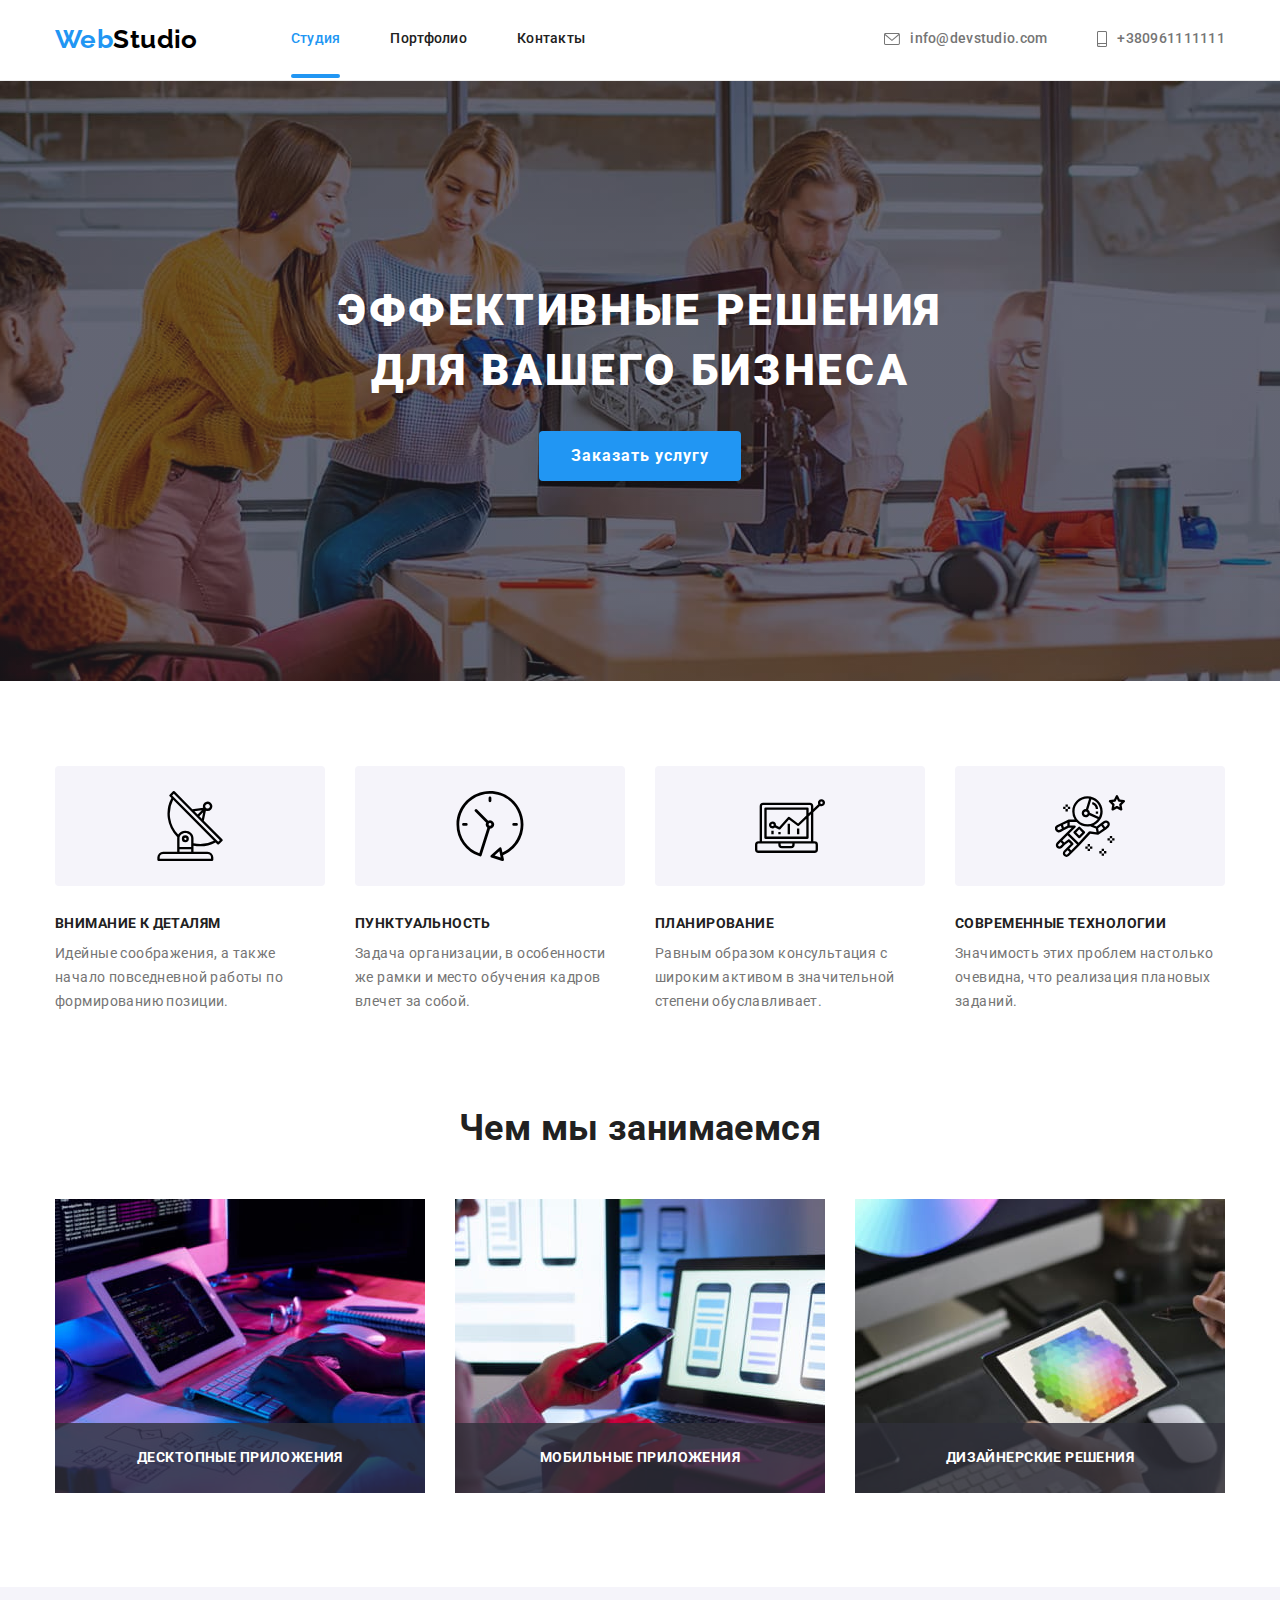
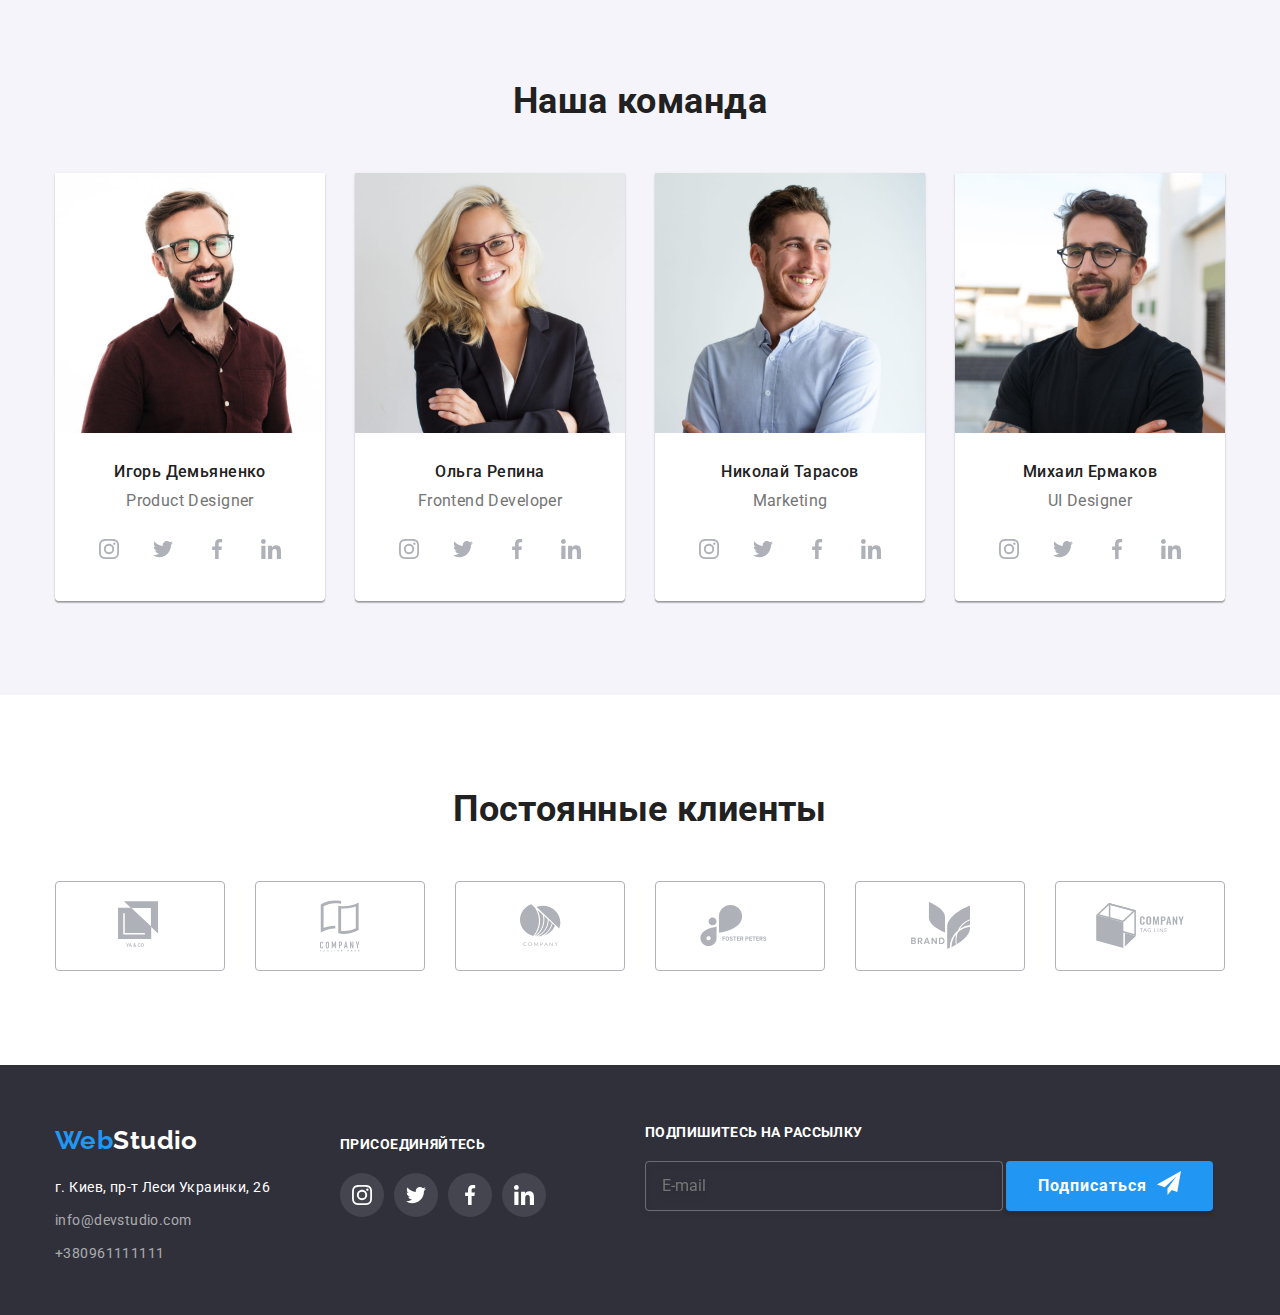
<file: index.html>
<!DOCTYPE html>
<html lang="ru">

<head>
    <meta charset="UTF-8">
    <meta http-equiv="X-UA-Compatible" content="IE=edge">
    <meta name="viewport" content="width=device-width, initial-scale=1.0">
    <title>WebStudio</title>
    <link
        href="https://fonts.googleapis.com/css2?family=Raleway:wght@700&family=Roboto:wght@400;500;700;900&display=swap"
        rel="stylesheet">
    <link rel="stylesheet"
        href="https://cdnjs.cloudflare.com/ajax/libs/modern-normalize/0.2.0/modern-normalize.min.css">
    <link rel="stylesheet" href="./css/styles.min.css"/>
</head>

<body class="page">
    <header class="header">
        <div class="container header__container">
            <nav class="header__nav ">
                <a href="./index.html" class="logo header__logo list"><span class="logo__color">Web</span>Studio</a>
                <ul class="list-menu list">
                    <li class="menu__item"><a href="./index.html" class="link menu__link current list">Студия</a></li>
                    <li class="menu__item"><a href="./portfolio.html" class="link menu__link list">Портфолио</a></li>
                    <li class="menu__item"><a href="#contacts" class="link menu__link list">Контакты</a></li>
                </ul>
            </nav>
            <ul class="auth-nav list">
                <li class="menu__item"><a href="mailto:info@devstudio.com" aria-label="Почта" class="link__contacts list">
                        <svg class="link-contacts-icon" width="16" height="12">
                            <use href="./images/icons.svg#icon-envelope"></use>
                        </svg>info@devstudio.com
                    </a>
                </li>
                <li class="item"><a href="tel:+380961111111" aria-label="Телефон" class="link__contacts list">
                        <svg class="link-contacts-icon" width="10" height="16">
                            <use href="./images/icons.svg#icon-smartphone"></use>
                        </svg>+380961111111</a></li>
            </ul>
        </div>
    </header>
    <main>
        <section class="hero overlay">
            <div class="container">
                <div class="hero__center">
                    <h1 class="hero__title">Эффективные решения для вашего бизнеса</h1>
                </div>
                <button type="button" class="hero-button" data-modal-open>Заказать услугу</button>
            </div>
            
        </section>
        <section class="section description">
            <div class="container">
                <h2 class="visually-hidden">Чем мы занимаемся описание</h2>
                <ul class="description__list list">
                    <li class="description__item">
                        <div class="description__item-box">
                            <svg width="70" height="70">
                                <use href="./images/icons.svg#icon-antenna"></use>
                            </svg>
                        </div>
                        <h3 class="description__title">Внимание к деталям</h3>
                        <p class="description__text">Идейные соображения, а также начало повседневной работы по формированию позиции.
                        </p>
                    </li>
                    <li class="description__item">
                        <div class="description__item-box">
                            <svg width="70" height="70">
                                <use href="./images/icons.svg#icon-clock"></use>
                            </svg>
                        </div>
                        <h3 class="description__title">Пунктуальность</h3>
                        <p class="description__text">Задача организации, в особенности же рамки и место обучения кадров влечет за
                            собой.
                        </p>
                    </li>
                    <li class="description__item">
                        <div class="description__item-box">
                            <svg width="70" height="70">
                                <use href="./images/icons.svg#icon-diagram"></use>
                            </svg>
                        </div>
                        <h3 class="description__title">Планирование</h3>
                        <p class="description__text">Равным образом консультация с широким активом в значительной степени
                            обуславливает.
                        </p>
                    </li>
                    <li class="description__item">
                        <div class="description__item-box">
                            <svg width="70" height="70">
                                <use href="./images/icons.svg#icon-astronaut"></use>
                            </svg>
                        </div>
                        <h3 class="description__title">Современные технологии</h3>
                        <p class="description__text">Значимость этих проблем настолько очевидна, что реализация плановых заданий.</p>
                    </li>
                </ul>
            </div>
        </section>
        <section class="section jobs">
            <div class="container">
                <h2 class="section__title">Чем мы занимаемся</h2>
                <ul class="section-jobs__list list">
                    <li class="section-jobs__item section-jobs__item--foto-thumb"><img src="./images/img1.jpg" alt="Сотрудник пишет код." width="370">
                    <p class="section-jobs__text">Десктопные приложения</p>
                      
                    </li>
                    <li class="section-jobs__item section-jobs__item--foto-thumb"><img src="./images/img2.jpg" alt="Сотрудник разрабатывает адаптивну верстку" width="370">
                        <p class="section-jobs__text">Мобильные приложения</p>
                      
                    </li>
                    <li class="section-jobs__item section-jobs__item--foto-thumb"><img src="./images/img3.jpg" alt="Сотрудник разрабатывает дизайн" width="370">  
                        <p class="section-jobs__text">Дизайнерские решения</p>
                    </li>
                </ul>
            </div>
        </section>
        <section class="section team">
            <div class="container">
                <h2 class="section__title">Наша команда</h2>
                <ul class="team__list list">
                    <li class="team__item">
                        <img src="./images/team/img4.jpg" alt="На фото Игорь Демьяненко" width="270" class="team_foto">
                        <div class="team__card-box">
                            <h3 class="team__card-title">Игорь Демьяненко</h3>
                            <p class="team-card-text">Product Designer</p>
                            <ul class="social-list list">
                                <li class="social-list__item ">
                                    <a href="" class="social-list__link" aria-label="Инстаграмм" target="_blank"
                                        rel="noopener noreferrer">
                                        <svg class="social-list__icon" width="20" height="20">
                                            <use href="./images/icons.svg#icon-instagram"></use>
                                        </svg>
                                    </a>
                                </li>
                                <li class="social-list__item">
                                    <a href="" class="social-list__link" aria-label="Твиттер" target="_blank"
                                        rel="noopener noreferrer">
                                        <svg class="social-list__icon" width="20" height="20">
                                            <use href="./images/icons.svg#icon-twitter"></use>
                                        </svg>
                                    </a>
                                </li>
                                <li class="social-list__item">
                                    <a href="" class="social-list__link" aria-label="Фейсбук" target="_blank"
                                        rel="noopener noreferrer">
                                        <svg class="social-list__icon" width="20" height="20">
                                            <use href="./images/icons.svg#icon-facebook"></use>
                                        </svg>
                                    </a>
                                </li>
                                <li class="social-list__item">
                                    <a href="" class="social-list__link" aria-label="Линкедин" target="_blank"
                                        rel="noopener noreferrer">
                                        <svg class="social-list__icon" width="20" height="20">
                                            <use href="./images/icons.svg#icon-linkedin"></use>
                                        </svg>
                                    </a>
                                </li>
                            </ul>
                        </div>
                    </li>
                    <li class="team__item">
                        <img src="./images/team/img5.jpg" alt="На фото Ольга Репина" width="270" class="team_foto">
                        <div class="team__card-box">
                            <h3 class="team__card-title">Ольга Репина</h3>
                            <p class="team-card-text">Frontend Developer</p>
                            <ul class="social-list list">
                                <li class="social-list__item ">
                                    <a href="" class="social-list__link" aria-label="Инстаграмм" target="_blank"
                                        rel="noopener noreferrer">
                                        <svg class="social-list__icon" width="20" height="20">
                                            <use href="./images/icons.svg#icon-instagram"></use>
                                        </svg>
                                    </a>
                                </li>
                                <li class="social-list__item">
                                    <a href="" class="social-list__link" aria-label="Твиттер" target="_blank"
                                        rel="noopener noreferrer">
                                        <svg class="social-list__icon" width="20" height="20">
                                            <use href="./images/icons.svg#icon-twitter"></use>
                                        </svg>
                                    </a>
                                </li>
                                <li class="social-list__item">
                                    <a href="" class="social-list__link" aria-label="Фейсбук" target="_blank"
                                        rel="noopener noreferrer">
                                        <svg class="social-list__icon" width="20" height="20">
                                            <use href="./images/icons.svg#icon-facebook"></use>
                                        </svg>
                                    </a>
                                </li>
                                <li class="social-list__item">
                                    <a href="" class="social-list__link" aria-label="Линкедин" target="_blank"
                                        rel="noopener noreferrer">
                                        <svg class="social-list__icon" width="20" height="20">
                                            <use href="./images/icons.svg#icon-linkedin"></use>
                                        </svg>
                                    </a>
                                </li>
                            </ul>
                        </div>
                    </li>
                    <li class="team__item">
                        <img src="./images/team/img6.jpg" alt="На фото Николай Тарасов" width="270" class="team_foto">
                        <div class="team__card-box">
                            <h3 class="team__card-title">Николай Тарасов</h3>
                            <p class="team-card-text">Marketing</p>
                            <ul class="social-list list">
                                <li class="social-list__item ">
                                    <a href="" class="social-list__link" aria-label="Инстаграмм" target="_blank"
                                        rel="noopener noreferrer">
                                        <svg class="social-list__icon" width="20" height="20">
                                            <use href="./images/icons.svg#icon-instagram"></use>
                                        </svg>
                                    </a>
                                </li>
                                <li class="social-list__item">
                                    <a href="" class="social-list__link" aria-label="Твиттер" target="_blank"
                                        rel="noopener noreferrer">
                                        <svg class="social-list__icon" width="20" height="20">
                                            <use href="./images/icons.svg#icon-twitter"></use>
                                        </svg>
                                    </a>
                                </li>
                                <li class="social-list__item">
                                    <a href="" class="social-list__link" aria-label="Фейсбук" target="_blank"
                                        rel="noopener noreferrer">
                                        <svg class="social-list__icon" width="20" height="20">
                                            <use href="./images/icons.svg#icon-facebook"></use>
                                        </svg>
                                    </a>
                                </li>
                                <li class="social-list__item">
                                    <a href="" class="social-list__link" aria-label="Линкедин" target="_blank"
                                        rel="noopener noreferrer">
                                        <svg class="social-list__icon" width="20" height="20">
                                            <use href="./images/icons.svg#icon-linkedin"></use>
                                        </svg>
                                    </a>
                                </li>
                            </ul>
                        </div>
                    </li>
                    <li class="team__item">
                        <img src="./images/team/img7.jpg" alt="На фото Михаил Ермаков" width="270" class="team_foto">
                        <div class="team__card-box">
                            <h3 class="team__card-title">Михаил Ермаков</h3>
                            <p class="team-card-text">UI Designer</p>
                            <ul class="social-list list">
                                <li class="social-list__item ">
                                    <a href="" class="social-list__link" aria-label="Инстаграмм" target="_blank"
                                        rel="noopener noreferrer">
                                        <svg class="social-list__icon" width="20" height="20">
                                            <use href="./images/icons.svg#icon-instagram"></use>
                                        </svg>
                                    </a>
                                </li>
                                <li class="social-list__item">
                                    <a href="" class="social-list__link" aria-label="Твиттер" target="_blank"
                                        rel="noopener noreferrer">
                                        <svg class="social-list__icon" width="20" height="20">
                                            <use href="./images/icons.svg#icon-twitter"></use>
                                        </svg>
                                    </a>
                                </li>
                                <li class="social-list__item">
                                    <a href="" class="social-list__link" aria-label="Фейсбук" target="_blank"
                                        rel="noopener noreferrer">
                                        <svg class="social-list__icon" width="20" height="20">
                                            <use href="./images/icons.svg#icon-facebook"></use>
                                        </svg>
                                    </a>
                                </li>
                                <li class="social-list__item">
                                    <a href="" class="social-list__link" aria-label="Линкедин" target="_blank"
                                        rel="noopener noreferrer">
                                        <svg class="social-list__icon" width="20" height="20">
                                            <use href="./images/icons.svg#icon-linkedin"></use>
                                        </svg>
                                    </a>
                                </li>
                            </ul>
                        </div>
                    </li>
                </ul>
            </div>
        </section>
        <section class="section clients">
            <div class="container">
                <h2 class="clients__titel">Постоянные клиенты</h2>
                <ul class="clients-list list">
                    <li class="clients-list__item">
                        <a href="" class="clients-list__link" aria-label="Логотип компании" target="_blank"
                            rel="noopener noreferrer">
                            <svg class="clients-list__icon" width="44.27" height="49.23">
                                <use href="./images/icons.svg#icon-logo-1"></use>
                            </svg>
                        </a>
                    </li>
                    <li class="clients-list__item">
                        <a href="" class="clients-list__link" aria-label="Логотип компании" target="_blank"
                            rel="noopener noreferrer">
                            <svg class="clients-list__icon" width="40" height="52">
                                <use href="./images/icons.svg#icon-logo-2"></use>
                            </svg>
                        </a>
                    </li>
                    <li class="clients-list__item">
                        <a href="" class="clients-list__link" aria-label="Логотип компании" target="_blank"
                            rel="noopener noreferrer">
                            <svg class="clients-list__icon" width="41" height="42.6">
                                <use href="./images/icons.svg#icon-logo-3"></use>
                            </svg>
                        </a>
                    </li>
                    <li class="clients-list__item">
                        <a href="" class="clients-list__link" aria-label="Логотип компании" target="_blank"
                            rel="noopener noreferrer">
                            <svg class="clients-list__icon" width="79.66" height="42.02">
                                <use href="./images/icons.svg#icon-logo-4"></use>
                            </svg>
                        </a>
                    </li>
                    <li class="clients-list__item">
                        <a href="" class="clients-list__link" aria-label="Логотип компании" target="_blank"
                            rel="noopener noreferrer">
                            <svg class="clients-list__icon" width="59" height="47">
                                <use href="./images/icons.svg#icon-logo-5"></use>
                            </svg>
                        </a>
                    </li>
                    <li class="clients-list__item">
                        <a href="" class="clients-list__link" aria-label="Логотип компании" target="_blank"
                            rel="noopener noreferrer">
                            <svg class="clients-list__icon" width="88.48" height="45.44">
                                <use href="./images/icons.svg#icon-logo-6"></use>
                            </svg>
                        </a>
                    </li>
                </ul>
            </div>
        </section>
    </main>
    <footer class="footer">
        <div class="container">
            <div class="footerbox">
                <div class="footer__address-block">
                    <a href="./index.html" class="logo footer__logo--size"><span class="logo__color">Web</span><span
                            class="logo-color--change">Studio</span></a>
                    <address class="footer-address" id="contacts">
                        <ul class="footer-address__list list">
                            <li><a href="https://goo.gl/maps/zxBXprxEHdJfPsus8" aria-label="Гугл карта" target="_blank"
                                    rel="noopener noreferrer" class="footer-address__map list">
                                    г. Киев, пр-т Леси Украинки, 26</a></li>
                            <li><a href="mailto:info@devstudio.com" aria-label="Почта"
                                    class="footer-address__contacts list">info@devstudio.com</a></li>
                            <li><a href="tel:+380961111111" aria-label="Телефон"
                                    class="footer-address__contacts list">+380961111111</a></li>
                        </ul>
                    </address>
                </div>
                <div class="footer-social">
                    <p class="footer-social__text">присоединяйтесь</p>
                    <ul class="social-list list">
                        <li class="social-list__item ">
                            <a href="" class="social-list__link end" aria-label="Инстаграмм" target="_blank"
                                rel="noopener noreferrer">
                                <svg class="social-list__icon end" width="20" height="20">
                                    <use href="./images/icons.svg#icon-instagram"></use>
                                </svg>
                            </a>
                        </li>
                        <li class="social-list__item">
                            <a href="" class="social-list__link end" aria-label="Твиттер" target="_blank"
                                rel="noopener noreferrer">
                                <svg class="social-list__icon end" width="20" height="20">
                                    <use href="./images/icons.svg#icon-twitter"></use>
                                </svg>
                            </a>
                        </li>
                        <li class="social-list__item">
                            <a href="" class="social-list__link end" aria-label="Фейсбук" target="_blank"
                                rel="noopener noreferrer">
                                <svg class="social-list__icon end" width="20" height="20">
                                    <use href="./images/icons.svg#icon-facebook"></use>
                                </svg>
                            </a>
                        </li>
                        <li class="social-list__item">
                            <a href="" class="social-list__link end" aria-label="Линкедин" target="_blank"
                                rel="noopener noreferrer">
                                <svg class="social-list__icon end" width="20" height="20">
                                    <use href="./images/icons.svg#icon-linkedin"></use>
                                </svg>
                            </a>
                        </li>
                    </ul>
                </div>
            </div>
            <div class="footer-mailing">
                <p class="footer-mailing__title">Подпишитесь на рассылку</p>
                <div class="footer-form">
                    <form name="footer-form__signup">
                        <label class="signup__label">
                        <input class="footer-form-input" type="email" name="email" placeholder="E-mail" />
                        <button class="button footer-button" type="submit">Подписаться
                            <svg class="icon" width="24" height="24">
                              <use href="./images/icons.svg#icon-send"></use>
                            </svg>
                        </button>
                      </form>
                </div>
            </div>
        </div>
    </footer>
  <div class="backdrop is-hidden" data-modal>
      <div class="modal">
          <button class="modal__button" data-modal-close > 
           <svg class="modal__icon" width="11" height="11"> 
               <use href="./images/icons.svg#icon-Vector"></use>

           </svg>
          </button> 
          <form  class="form">
            <div >
                <h2 class="form__title">Оставьте свои данные, мы вам перезвоним</h2>
              </div>
              <div class="form__field">
               
                <label for="name" class="form__label">Имя</label>
                
                <input type="text" class="form__input" name="name" id="name">
                <svg class="form__icon" width="18" height="18" >
                    <use href="./images/icons.svg#icon-person"></use>
                    </svg>
              </div>
              <div class="form__field">
                
                  <label for="tel" class="form__label">Телефон</label>
                  
                  <input type="tel" class="form__input" name="tel" id="tel">
                  <svg class="form__icon" width="18" height="18" >
                    <use href="./images/icons.svg#icon-phone-1"></use>
                    </svg>
              </div>
              <div class="form__field">
                
                  <label for="mail" class="form__label">Почта</label>
                  
                  <input type="email" class="form__input" name="mail" id="mail">
                  <svg class="form__icon" width="18" height="18" >
                    <use href="./images/icons.svg#icon-email"></use>
                    </svg>
              </div>

            <div class="form__field">
                 <label for="comment" class="form__label" >Комментарий </label>
                 <textarea class="form__textarea" name="comment" id="comment" placeholder="Введите текст" cols="30" rows="10"></textarea>
            </div>       
          </form>
          <label class="checkbox" >           
            <input type="checkbox" class="checkbox__modal visually-hidden" name="police" value="i-agree" >
             <span class="checkbox__icon"></span>
            Соглашаюсь с рассылкой и принимаю
             <a href="" class="checkbox__link"> Условия договора</a>
             
             </label>
             <button type="submit" class="checkbox__button">Отправить</button>       
            
        </div>  

  </div> 

    <script src="./js/modal.js"></script>
</body>

</html>
</file>
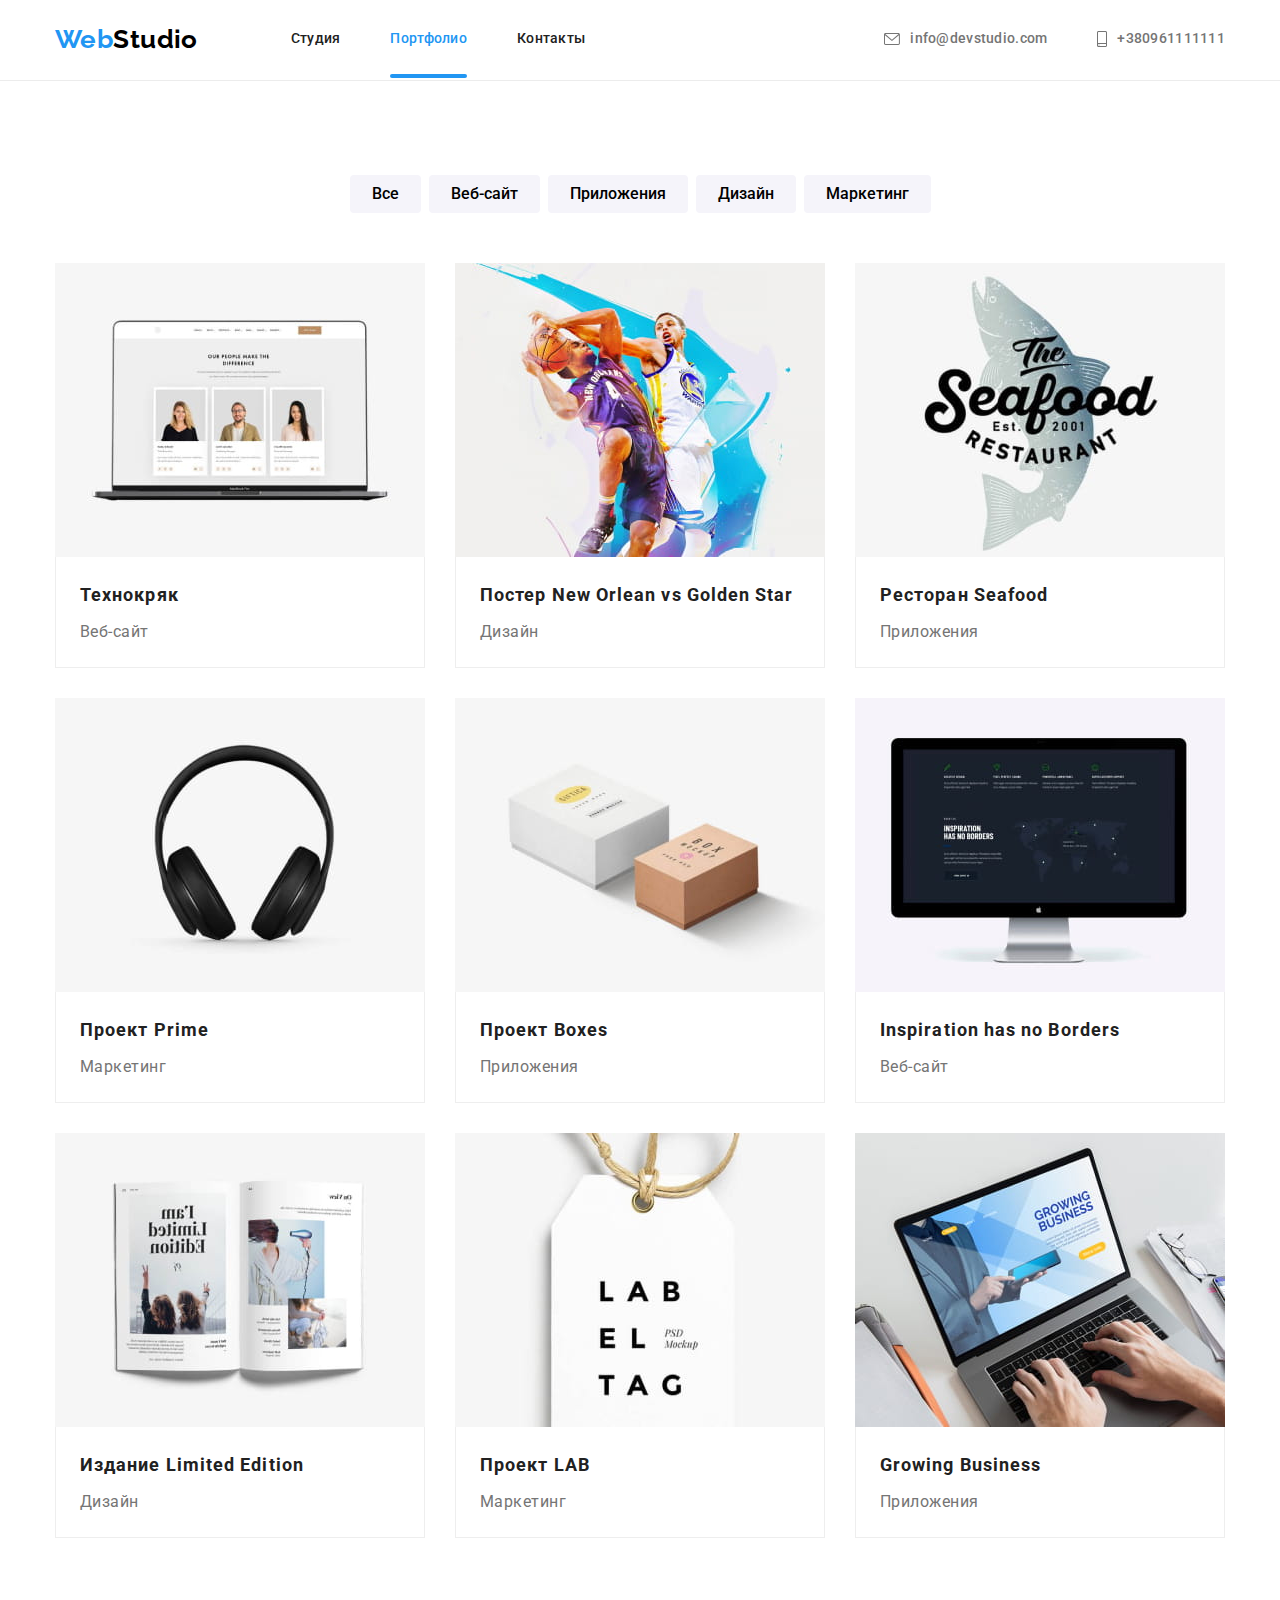
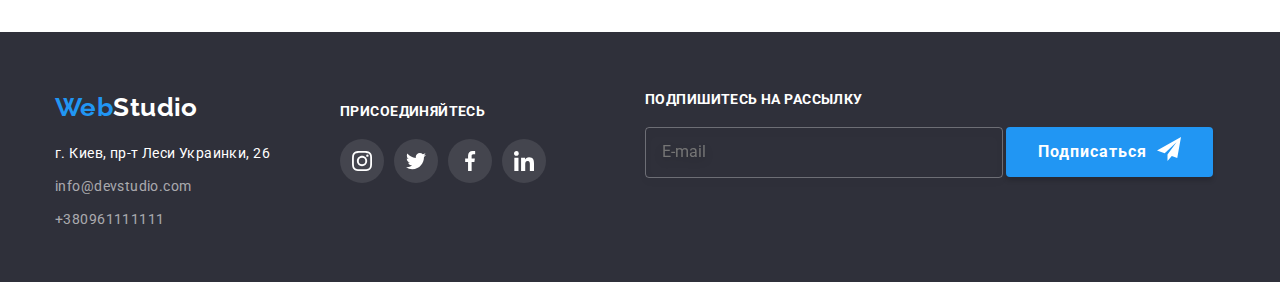
<file: portfolio.html>
<!DOCTYPE html>
<html lang="ru">
<head>
    <meta charset="UTF-8">
    <meta http-equiv="X-UA-Compatible" content="IE=edge">
    <meta name="viewport" content="width=device-width, initial-scale=1.0">
    <title>portfolio</title>
    <link
        href="https://fonts.googleapis.com/css2?family=Raleway:wght@700&family=Roboto:wght@400;500;700;900&display=swap"
        rel="stylesheet">
    <link rel="stylesheet"
        href="https://cdnjs.cloudflare.com/ajax/libs/modern-normalize/0.2.0/modern-normalize.min.css">
    <link rel="stylesheet" href="./css/styles.min.css"/>
</head>
<body class="page">
    <header class="header">
        <div class="container header__container">
            <nav class="header__nav ">
                <a href="./index.html" class="logo header__logo list"><span class="logo__color">Web</span>Studio</a>
                <ul class="list-menu list">
                    <li class="menu__item"><a href="./index.html" class="link menu__link  list">Студия</a></li>
                    <li class="menu__item"><a href="./portfolio.html" class="link menu__link current list">Портфолио</a></li>
                    <li class="menu__item"><a href="#contacts" class="link menu__link list">Контакты</a></li>
                </ul>
            </nav>
            <ul class="auth-nav list">
                <li class="menu__item"><a href="mailto:info@devstudio.com" aria-label="Почта" class="link__contacts list">
                        <svg class="link-contacts-icon" width="16" height="12">
                            <use href="./images/icons.svg#icon-envelope"></use>
                        </svg>info@devstudio.com
                    </a>
                </li>
                <li class="item"><a href="tel:+380961111111" aria-label="Телефон" class="link__contacts list">
                        <svg class="link-contacts-icon" width="10" height="16">
                            <use href="./images/icons.svg#icon-smartphone"></use>
                        </svg>+380961111111</a></li>
            </ul>
        </div>
    </header>
    <main>
        <section class="portfolio">
            <div class="container">
                <h1 class="visually-hidden">Портфолио</h1>
                <ul class="filter list">
                    <li class="filter__item"><button type="button" class="filter__button" aria-label="Все">Все</button></li>
                    <li class="filter__item"><button type="button" class="filter__button" aria-label="Веб-сайт">Веб-сайт</button></li>
                    <li class="filter__item"><button type="button" class="filter__button" aria-label="Приложения">Приложения</button></li>
                    <li class="filter__item"><button type="button" class="filter__button" aria-label="Дизайн">Дизайн</button></li>
                    <li class="filter__item"><button type="button" class="filter__button" aria-label="Маркетинг">Маркетинг</button></li>
                </ul>
                <ul class="filter-cards list">
                    <li class="filter-cards__item">
                          <a href="" aria-label="Веб-сайт" class="filter-cards__link list" target="_blank"
                             rel="noopener noreferrer">
                            <div class="animation-box">
                             <img src="./images/projects/img8.jpg" alt="На фото ноутбук" width="370"
                                class="filter-foto">
                                <p class="animation-box__thumb"><span class="animation-box__text">Технокряк это
                                    современная площадка распространения коронавируса.
                                    Компании
                                    используют эту платформу для цифрового
                                    шпионажа и атак на защищённые сервера конкурентов.</span></p>
                             </div>
                        <div class="filter-box">
                            <h2 class="filter-box__title">Технокряк</h2>
                            <p class="filter-box__text">Веб-сайт</p>
                        </div>
                    </a>
                </li>
                    <li class="filter-cards__item">
                        <a href="" aria-label="Дизайн" class="filter-cards__link list" target="_blank"
                                        rel="noopener noreferrer">   
                            <div class="animation-box">         
                                <img src="./images/projects/img9.jpg" alt="На фото афиша с баскетболистами" width="370"
                                class="filter-foto">                                
                                <p class="animation-box__thumb"><span class="animation-box__text">
                                    Технокряк это современная площадка распространения коронавируса. Компании используют эту платформу для цифрового шпионажа и атак на защищённые сервера конкурентов.
                                </span>   
                            </p>    
                         </div>        
                                <div class="filter-box">
                                     <h2 class="filter-box__title">Постер New Orlean vs Golden Star</h2>
                                    <p class="filter-box__text">Дизайн</p>
                                 </div>                           
                        </a>
                    </li>
                    <li class="filter-cards__item">
                        <a href="" aria-label="Приложения"  class="filter-cards__link list" target="_blank"
                                        rel="noopener noreferrer">
                            <div class="animation-box"> 
                                <img src="./images/projects/img10.jpg" alt="На фото логотип ресторана" width="370"
                                     class="filter-foto">
                                        <p class="animation-box__thumb"><span class="animation-box__text">
                                        Технокряк это современная площадка распространения коронавируса. Компании используют эту платформу для цифрового шпионажа и атак на защищённые сервера конкурентов.</span>
                                        </p>          
                             </div>                                           
                            <div class="filter-box">
                                <h2 class="filter-box__title">Ресторан Seafood</h2>
                                <p class="filter-box__text">Приложения</p>
                            </div>
                        </a>
                    </li>
                    <li class="filter-cards__item">
                        <a href="" aria-label="Маркетинг" class="filter-cards__link list" target="_blank"
                                        rel="noopener noreferrer">
                            <div class="animation-box"> 
                                <img src="./images/projects/img13.jpg" alt="На фото наушники" width="370"
                                class="filter-foto">
                                    <p class="animation-box__thumb"><span class="animation-box__text">
                                    Технокряк это современная площадка распространения коронавируса. Компании используют эту платформу для цифрового шпионажа и атак на защищённые сервера конкурентов.</span>
                                    </p>
                         </div>             
                                <div class="filter-box">
                                    <h2 class="filter-box__title">Проект Prime</h2>
                                    <p class="filter-box__text">Маркетинг</p>
                                </div>      
                         </a>
                    </li>
                    <li class="filter-cards__item">
                        <a href="" aria-label="Приложения" class="filter-cards__link list" target="_blank"
                                        rel="noopener noreferrer">
                             <div class="animation-box">
                                 <img src="./images/projects/img11.jpg" alt="На фото коробки" width="370"
                                class="filter-foto">
                                    <p class="animation-box__thumb"><span class="animation-box__text">
                                    Технокряк это современная площадка распространения коронавируса. Компании используют эту платформу для цифрового шпионажа и атак на защищённые сервера конкурентов.</span>
                                    </p>         
                         </div>               
                            <div class="filter-box">
                                <h2 class="filter-box__title">Проект Boxes</h2>
                                <p class="filter-box__text">Приложения</p>
                            </div>
                        </a>
                    </li>
                    <li class="filter-cards__item">
                        <a href="" aria-label="Веб-сайт" class="filter-cards__link list" target="_blank"
                                        rel="noopener noreferrer">
                            <div class="animation-box">
                                <img src="./images/projects/img12.jpg" alt="На фото монитор" width="370"
                                class="filter-foto">
                                    <p class="animation-box__thumb"><span class="animation-box__text">
                                    Технокряк это современная площадка распространения коронавируса. Компании используют эту платформу для цифрового шпионажа и атак на защищённые сервера конкурентов.</span>
                                    </p>
                         </div>              
                             <div class="filter-box">
                                <h2 class="filter-box__title">Inspiration has no Borders</h2>
                                <p class="filter-box__text">Веб-сайт</p>
                            </div>
                        </a>
                    </li>
                    <li class="filter-cards__item">
                        <a href="" aria-label="Дизайн" class="filter-cards__link list" target="_blank"
                                        rel="noopener noreferrer">
                             <div class="animation-box">
                                <img src="./images/projects/img14.jpg" alt="На фото книга" width="370" class="filter-foto">
                                    <p class="animation-box__thumb"><span class="animation-box__text">
                                    Технокряк это современная площадка распространения коронавируса. Компании используют эту платформу для цифрового шпионажа и атак на защищённые сервера конкурентов.</span>>
                                    </p>
                         </div>        
                            <div class="filter-box">
                                <h2 class="filter-box__title">Издание Limited Edition</h2>
                                <p class="filter-box__text">Дизайн</p>
                            </div>
                        </a>
                    </li>
                    <li class="filter-cards__item">
                        <a href="" aria-label="Маркетинг" class="filter-cards__link list" target="_blank"
                                        rel="noopener noreferrer">
                             <div class="animation-box">
                                <img src="./images/projects/img15.jpg" alt="На фото ярлык с логотипом" width="370"
                                class="filter-foto">
                                        <p class="animation-box__thumb"><span class="animation-box__text">
                                        Технокряк это современная площадка распространения коронавируса. Компании используют эту платформу для цифрового шпионажа и атак на защищённые сервера конкурентов.</span>
                                        </p>
                             </div>        
                            <div class="filter-box">
                                <h2 class="filter-box__title">Проект LAB</h2>
                                <p class="filter-box__text">Маркетинг</p>
                            </div>
                        </a>
                    </li>
                    <li class="filter-cards__item">
                        <a href="" aria-label="Приложения" class="filter-cards__link list" target="_blank"
                                        rel="noopener noreferrer">
                                        <div class="animation-box">
                            <img src="./images/projects/img16.jpg" alt="На фото человек работает на ноутбуке"
                                width="370" class="filter-foto">
                                    <p  class="animation-box__thumb"><span class="animation-box__text">
                                    Технокряк это современная площадка распространения коронавируса. Компании используют эту платформу для цифрового шпионажа и атак на защищённые сервера конкурентов.</span>
                                    </p>
                                </div>       
                            <div class="filter-box">
                                <h2 class="filter-box__title">Growing Business</h2>
                                <p class="filter-box__text">Приложения</p>
                            </div>
                        </a>
                    </li>
                </ul>
            </div>
        </section>
    </main>
    <footer class="footer">
        <div class="container">
            <div class="footerbox">
                <div class="footer__address-block">
                    <a href="./index.html" class="logo footer__logo--size"><span class="logo__color">Web</span><span
                            class="logo-color--change">Studio</span></a>
                    <address class="footer-address" id="contacts">
                        <ul class="footer-address__list list">
                            <li><a href="https://goo.gl/maps/zxBXprxEHdJfPsus8" aria-label="Гугл карта" target="_blank"
                                    rel="noopener noreferrer" class="footer-address__map list">
                                    г. Киев, пр-т Леси Украинки, 26</a></li>
                            <li><a href="mailto:info@devstudio.com" aria-label="Почта"
                                    class="footer-address__contacts list">info@devstudio.com</a></li>
                            <li><a href="tel:+380961111111" aria-label="Телефон"
                                    class="footer-address__contacts list">+380961111111</a></li>
                        </ul>
                    </address>
                </div>
                <div class="footer-social">
                    <p class="footer-social__text">присоединяйтесь</p>
                    <ul class="social-list list">
                        <li class="social-list__item ">
                            <a href="" class="social-list__link end" aria-label="Инстаграмм" target="_blank"
                                rel="noopener noreferrer">
                                <svg class="social-list__icon end" width="20" height="20">
                                    <use href="./images/icons.svg#icon-instagram"></use>
                                </svg>
                            </a>
                        </li>
                        <li class="social-list__item">
                            <a href="" class="social-list__link end" aria-label="Твиттер" target="_blank"
                                rel="noopener noreferrer">
                                <svg class="social-list__icon end" width="20" height="20">
                                    <use href="./images/icons.svg#icon-twitter"></use>
                                </svg>
                            </a>
                        </li>
                        <li class="social-list__item">
                            <a href="" class="social-list__link end" aria-label="Фейсбук" target="_blank"
                                rel="noopener noreferrer">
                                <svg class="social-list__icon end" width="20" height="20">
                                    <use href="./images/icons.svg#icon-facebook"></use>
                                </svg>
                            </a>
                        </li>
                        <li class="social-list__item">
                            <a href="" class="social-list__link end" aria-label="Линкедин" target="_blank"
                                rel="noopener noreferrer">
                                <svg class="social-list__icon end" width="20" height="20">
                                    <use href="./images/icons.svg#icon-linkedin"></use>
                                </svg>
                            </a>
                        </li>
                    </ul>
                </div>
            </div>
            <div class="footer-mailing">
                <p class="footer-mailing__title">Подпишитесь на рассылку</p>
                <div class="footer-form">
                    <form name="footer-form__signup">
                        <label class="signup__label">
                        <input class="footer-form-input" type="email" name="email" placeholder="E-mail" />
                        <button class="button footer-button" type="submit">Подписаться
                            <svg class="icon" width="24" height="24">
                              <use href="./images/icons.svg#icon-send"></use>
                            </svg>
                        </button>
                      </form>
                </div>
            </div>
        </div>
    </footer>
</body>

</html>
</file>
<file: css/styles.min.css>
/*! modern-normalize | MIT License | https://github.com/sindresorhus/modern-normalize */html{box-sizing:border-box}*,::after,::before{box-sizing:inherit}html{line-height:1.15}body{margin:0}h1{font-size:2em;margin:.67em 0}hr{box-sizing:content-box;height:0}pre{font-family:monospace,monospace;font-size:1em}a{-webkit-text-decoration-skip:objects}abbr[title]{text-decoration:underline dotted}b,strong{font-weight:bolder}code,kbd,samp{font-family:monospace,monospace;font-size:1em}small{font-size:80%}sub,sup{font-size:75%;line-height:0;position:relative;vertical-align:baseline}sub{bottom:-.25em}sup{top:-.5em}button,input,optgroup,select,textarea{font-family:inherit;font-size:100%;line-height:1.15;margin:0}button,select{text-transform:none}[type=reset],[type=submit],button{-webkit-appearance:button}[type=button]::-moz-focus-inner,[type=reset]::-moz-focus-inner,[type=submit]::-moz-focus-inner,button::-moz-focus-inner{border-style:none;padding:0}[type=button]:-moz-focusring,[type=reset]:-moz-focusring,[type=submit]:-moz-focusring,button:-moz-focusring{outline:1px dotted ButtonText}fieldset{padding:.35em .75em .625em}legend{padding:0}progress{vertical-align:baseline}[type=number]::-webkit-inner-spin-button,[type=number]::-webkit-outer-spin-button{height:auto}[type=search]{-webkit-appearance:textfield;outline-offset:-2px}[type=search]::-webkit-search-cancel-button,[type=search]::-webkit-search-decoration{-webkit-appearance:none}::-webkit-file-upload-button{-webkit-appearance:button;font:inherit}details{display:block}summary{display:list-item}:root{--accent-color: #2196f3;--text-title-color: #212121;--text-color: #757575;--icons-color: #afb1b8;--primary-white-color: #ffffff;--dark-bg-color: #2f303a;--accent-bg-color: #f5f4fa;--section-text-set: 4;--section-text-set-gap: 30px;--team-list-set: 4;--team-list-set-gap: 30px;--section-foto-set: 3;--section-foto-set-gap: 30px;--section-button-footer: 15px;--section-clients-set: 6;--section-clients-set-gap: 30px;--section-filter-link-set: 3;--section-filter-link-gap: 30px;--bg-jobs-text: rgba(47, 48, 58, 0.8);--section-jobs-list-set: 3;--section-jobs-list-set-gap: 30px;--transition-transform: transform 250ms cubic-bezier(0.4, 0, 0.2, 1);--description-list-set: 4;--description-list-set-gap: 30px;--animation-box: rgba(33, 150, 243, 0.9);--card-shadow: 0px 1px 3px rgba(0, 0, 0, 0.12),
      0px 1px 1px rgba(0, 0, 0, 0.14), 0px 2px 1px rgba(0, 0, 0, 0.2);--card-shadow: 0px 1px 3px rgba(0, 0, 0, 0.12),
      0px 1px 1px rgba(0, 0, 0, 0.14), 0px 2px 1px rgba(0, 0, 0, 0.2);--filter-cards-shadow: 0px 1px 1px rgba(0, 0, 0, 0.12),
      0px 4px 4px rgba(0, 0, 0, 0.06), 1px 4px 6px rgba(0, 0, 0, 0.16);--filter-button-swdow: 0px 3px 1px rgba(0, 0, 0, 0.1),
      0px 1px 2px rgba(0, 0, 0, 0.08), 0px 2px 2px rgba(0, 0, 0, 0.12)}body{background-color:var(--primary-white-color);color:var(--text-title-color);font-family:Roboto, sans-serif;font-weight:400;font-size:14px;line-height:1.71;letter-spacing:0.03em}html{box-sizing:border-box}*,*::after,*::before{box-sizing:inherit}h1,h2,h3,h4,h5,h6,p{margin-top:0}img{display:block;max-width:100%;height:auto}.list{list-style:none;text-decoration:none;color:inherit;padding:0;margin:0}.visually-hidden{position:absolute !important;clip:rect(1px 1px 1px 1px);clip:rect(1px, 1px, 1px, 1px);padding:0 !important;border:0 !important;height:1px !important;width:1px !important;overflow:hidden}.container{width:1200px;padding-right:15px;padding-left:15px;margin-right:auto;margin-left:auto}.button{display:inline-flex;padding:10px 32px;min-width:200px;color:var(--primary-white-color);background-color:var(--accent-color);font-family:inherit;font-weight:700;font-size:16px;line-height:1.87;letter-spacing:0.06em;border:none;cursor:pointer;box-shadow:0px 4px 4px rgba(0,0,0,0.15);border-radius:4px;transition:background-color 250ms cubic-bezier(0.4, 0, 0.2, 1)}.buttonbutton:hover,.buttonbottom:focus{background-color:#188ce8}.button .icon{margin-left:10px;fill:var(--primary-white-color)}.menu__link{position:relative;color:var(--text-title-color);padding-top:32px;padding-bottom:32px;transition:color 250ms cubic-bezier(0.4, 0, 0.2, 1)}.menu__link:hover,.menu__link:focus{color:var(--accent-color)}.menu__item .menu__link.current{color:var(--accent-color)}.list-menu .menu__item:not(:last-child){margin-right:50px}.menu__link.current.list::after{content:"";position:absolute;left:0px;bottom:0px;display:block;width:100%;height:4px;border-radius:2px;background-color:var(--accent-color)}.auth-nav{display:inline-flex;align-items:center;font-weight:500;font-size:14px;line-height:1.14;letter-spacing:0.02em}.auth-nav .menu__item:not(:last-child){margin-right:50px}.list-menu{display:flex;font-weight:500;font-size:14px;line-height:1.14;letter-spacing:0.02em}.link__contacts:hover .link-contacts-icon,.link__contacts:focus .link-contacts-icon{fill:var(--accent-color)}.link-contacts-icon{margin-right:10px;fill:currentColor;transition:fill 250ms cubic-bezier(0.4, 0, 0.2, 1)}.link__contacts{padding-top:1px;padding-bottom:1px;display:flex;align-items:center;color:var(--text-color);transition:color 250ms cubic-bezier(0.4, 0, 0.2, 1)}.link__contacts:hover,.link__contacts:focus{color:var(--accent-color);transition:color 250ms cubic-bezier(0.4, 0, 0.2, 1)}.social-list{display:inline-flex}.social-list__item+.social-list__item{margin-left:10px}.social-list__link{display:flex;justify-content:center;align-items:center;width:44px;height:44px;border-radius:50%;transition:background-color 250ms cubic-bezier(0.4, 0, 0.2, 1)}.social-list__link:hover,.social-list__link:focus{background-color:var(--accent-color)}.social-list__icon{fill:var(--icons-color);transition:fill 250ms cubic-bezier(0.4, 0, 0.2, 1)}.social-list__link:hover .social-list__icon,.social-list__link:focus .social-list__icon{fill:var(--primary-white-color)}.social-list-link{display:inline-block;widows:206px;margin-left:70px}.social-list__link.end{background:rgba(255,255,255,0.1);transition:background-color 250ms cubic-bezier(0.4, 0, 0.2, 1)}.social-list__link.end:hover,.social-list__link.end:focus{background-color:var(--accent-color)}.social-list__icon.end{fill:var(--primary-white-color)}.logo{display:inline-block;color:#000000;font-family:Raleway, sans-serif;font-weight:700;font-size:26px;line-height:1.19;text-decoration:none}.logo__color{color:var(--accent-color)}.logo-color--change{color:var(--primary-white-color);background-color:#2f303a}.header__logo{margin-right:93px}.footer__logo--size{margin-bottom:20px}.footer-form-input{width:358px;padding:15px 16px;font-size:16px;color:rgba(255,255,255,0.6);background-color:inherit;border:1px solid rgba(255,255,255,0.3);filter:drop-shadow(0px 4px 4px rgba(0,0,0,0.15));border-radius:4px}.footer-form__signup{display:flex}.signup__label{margin-right:12px}.backdrop{position:fixed;z-index:120;visibility:visible;top:0;left:0;width:100%;height:100%;background-color:rgba(0,0,0,0.2);transition:opacity 250ms cubic-bezier(0.4, 0, 0.2, 1),visibility 250ms cubic-bezier(0.4, 0, 0.2, 1)}.backdrop.is-hidden{opacity:0;visibility:hidden;pointer-events:none}.modal{position:relative;top:50%;left:50%;transform:translate(-50%, -50%);width:528px;height:581px;border-radius:4px;background-color:var(--primary-white-color);box-shadow:0px 1px 3px rgba(0,0,0,0.12),0px 1px 1px rgba(0,0,0,0.14),0px 2px 1px rgba(0,0,0,0.2)}.modal__button{position:absolute;display:flex;justify-content:center;align-items:center;top:8px;right:8px;padding:0;width:30px;height:30px;border:2px solid rgba(0,0,0,0.1);border-radius:50%;background-color:var(--main-color);cursor:pointer;transition:fill 250ms cubic-bezier(0.4, 0, 0.2, 1)}.modal__button:focus,.modal__button:hover{fill:var(--accent-color);outline-color:var(--accent-color)}.form{width:448px;padding-top:75px;margin-left:auto;margin-right:auto}.form__title{position:absolute;top:40px;font-weight:700;font-size:20px;line-height:1.15;color:var(--text-title-color)}.form__field{display:flex;position:relative;flex-direction:column;margin-bottom:10px}.form__input{height:40px;width:100%;margin:0;padding:11px 12px 11px 42px;color:var(--text-color);border:1px solid rgba(33,33,33,0.2);box-sizing:border-box;border-radius:4px;cursor:pointer;outline:none;transition:border 250ms cubic-bezier(0.4, 0, 0.2, 1)}.form__input:hover{border-color:var(--accent-color)}.form__input:hover:focus{border:1px solid var(--accent-color);outline-color:var(--accent-color);transition-duration:250ms;transition-timing-function:cubic-bezier(0.4, 0, 0.2, 1)}.form__input:hover+.form__icon,.form__input:focus+.form__icon{fill:var(--accent-color)}.form__label{font-size:12px;line-height:14px;letter-spacing:0.01em;margin-bottom:4px;color:var(--text-color)}.form__label:focus{border-color:#188ce8}.form__icon{position:absolute;top:50%;left:12px;transition:fill 250ms cubic-bezier(0.4, 0, 0.2, 1)}.form__textarea{font-weight:400;font-size:12px;line-height:1.17;letter-spacing:0.01em;color:rgba(117,117,117,0.5);border:1px solid rgba(33,33,33,0.2);box-sizing:border-box;border-radius:4px;resize:none;transition:border 250ms cubic-bezier(0.4, 0, 0.2, 1)}.form__textarea:hover,.form__textarea:focus{border:1px solid var(--accent-color);outline-color:var(--accent-color)}.form__textarea::placeholder{padding-left:16px;padding-top:12px;font-size:14px;line-height:14px;letter-spacing:0.01em;color:rgba(117,117,117,0.5)}.checkbox{position:absolute;display:flex;align-items:center;margin-left:54px}.checkbox__modal{position:absolute;text-align:start;display:inline-block}.text-checkbox{font-size:14px;line-height:1.71;letter-spacing:0.03em;color:var(--text-color);margin:0;margin-left:7px}.checkbox__icon{display:inline-block;margin-right:7px;width:16px;height:15px;border:2px solid var(--text-title-color);border-radius:2px;transition:border-color 250ms cubic-bezier(0.4, 0, 0.2, 1),background-color 250ms cubic-bezier(0.4, 0, 0.2, 1),background-image 250ms cubic-bezier(0.4, 0, 0.2, 1)}.checkbox__modal:checked+.checkbox__icon{border-color:var(--accent-color);background-color:var(--accent-color);background-image:url(../images/icon/icon-check.svg);background-size:contain;background-origin:border-box}.checkbox__link{margin:0px;margin-left:5px;text-align:center;font-weight:400;font-size:14px;line-height:1.71;text-decoration-line:underline;color:var(--accent-color)}.checkbox__button{position:absolute;left:50%;bottom:40px;transform:translateX(-50%);margin:0;padding:0;width:200px;height:50px;font-weight:700;font-size:16px;line-height:1.87;letter-spacing:0.06em;color:var(--primary-white-color);background:var(--accent-color);box-shadow:0px 4px 4px rgba(0,0,0,0.15);border-radius:4px;cursor:pointer;border:none;transition:color 250ms cubic-bezier(0.4, 0, 0.2, 1),background-color 250ms cubic-bezier(0.4, 0, 0.2, 1)}.checkbox__button:focus,.checkbox__button:hover{background-color:#188CE8}.header{padding-top:24px;padding-bottom:25px;border-bottom:1px solid #ececec}.header.border{border-bottom:1px solid #ececec}.header__container{display:flex;justify-content:flex-end;align-items:center}.header__nav{display:inline-flex;align-items:center;margin-right:auto}.hero{background-color:#c4c4c4;text-align:center;padding-top:200px;padding-bottom:200px}.overlay{height:600px;max-width:1600px;margin-left:auto;margin-right:auto;background-image:linear-gradient(to right, rgba(47,48,58,0.4), rgba(47,48,58,0.4)),url(../images/hero.jpg);background-repeat:no-repeat;background-position:center;background-size:cover}.hero__center{display:flex;flex-direction:column}.hero__title{display:inline-block;color:var(--primary-white-color);font-weight:900;font-size:44px;line-height:1.36;max-width:696px;letter-spacing:0.06em;text-transform:uppercase;margin-right:auto;margin-left:auto;margin-bottom:30px}.hero-button{display:inline-block;color:var(--primary-white-color);background-color:var(--accent-color);font-family:inherit;font-weight:700;font-size:16px;line-height:1.87;letter-spacing:0.06em;border:none;cursor:pointer;box-shadow:0px 4px 4px rgba(0,0,0,0.15);border-radius:4px;padding:10px 32px;min-width:200px;transition:background-color 250ms cubic-bezier(0.4, 0, 0.2, 1)}.hero-button:hover,.hero-button:focus{background-color:#188ce8}.section{padding-top:94px;padding-bottom:94px}.section__title{font-size:36px;line-height:1.16;text-align:center;margin-bottom:50px}.description{padding-top:85px}.description__list{padding:0;margin:0;display:flex;flex-wrap:wrap;margin-left:calc(-1 * var(--description-list-set-gap))}.description__title{font-size:14px;line-height:1.14;text-transform:uppercase;margin-bottom:10px}.description__text{color:var(--text-color);margin-bottom:0}.description__item-box{display:flex;justify-content:center;align-items:center;min-height:120px;margin-bottom:30px;background:#f5f4fa;border-radius:4px}.description__item{flex-basis:calc( 100% / var(--description-list-set) - var(--description-list-set-gap));margin-left:var(--description-list-set-gap)}.jobs{padding-top:0}.section-jobs__list{display:flex;flex-wrap:wrap;padding:0;margin:0;margin-left:calc(-1 * var(--section-jobs-list-set-gap))}.section-jobs__item{flex-basis:calc( 100% / var(--section-jobs-list-set) - var(--section-jobs-list-set-gap));margin-left:var(--section-jobs-list-set-gap)}.section-jobs__item--foto-thumb{display:inline-block;position:relative}.section-jobs__text{display:inline-flex;justify-content:center;align-items:center;position:absolute;width:100%;min-height:70px;bottom:0;margin:0;font-weight:700;font-size:14px;line-height:1.14;text-transform:uppercase;color:var(--primary-white-color);background:var(--bg-jobs-text)}.section.team{background-color:var(--accent-bg-color)}.team__list{padding:0;margin:0;display:flex;flex-wrap:wrap;margin-left:calc(-1 * var(--team-list-set-gap))}.team__item{background-color:var(--primary-white-color);flex-basis:calc( 100% / var(--team-list-set) - var(--team-list-set-gap));margin-left:var(--team-list-set-gap);box-shadow:var(--card-shadow);border-radius:0px 0px 4px 4px}.team-foto{margin:auto}.team__card-box{padding:30px 10px;text-align:center}.team__card-title{font-weight:500;font-size:16px;line-height:1.18;margin-bottom:10px}.team-card-text{color:var(--text-color);font-size:16px;line-height:1.18;margin-bottom:16px}.clients__titel{font-weight:700;font-size:36px;line-height:1.16;text-align:center;margin-bottom:50px}.clients-list{display:inline-flex;margin-left:calc(-1 * var(--section-clients-set-gap))}.clients-list__item{flex-basis:calc( 100% / var(--section-clients-set) - var(--section-clients-set-gap));margin-left:var(--section-clients-set-gap)}.clients-list__link{display:flex;justify-content:center;align-items:center;width:170px;height:90px;border:1px solid var(--icons-color);border-radius:4px;transition:border 250ms cubic-bezier(0.4, 0, 0.2, 1)}.clients-list__link:hover,.clients-list__link:focus{border:1px solid var(--accent-color)}.clients-list__icon{fill:var(--icons-color);transition:fill 250ms cubic-bezier(0.4, 0, 0.2, 1)}.clients-list__link:hover .clients-list__icon,.clients-list__link:focus .clients-list__icon{fill:var(--accent-color)}.portfolio{padding-top:94px;padding-bottom:94px}.filter{display:-webkit-box;display:-ms-flexbox;display:flex;-webkit-box-pack:center;-ms-flex-pack:center;justify-content:center;-webkit-box-align:center;-ms-flex-align:center;align-items:center;margin-bottom:50px}.filter__item:not(:last-child){margin-right:8px}.filter__button{background-color:#F5F4FA;display:inline-block;font-family:inherit;font-weight:500;font-size:16px;line-height:1.62;text-align:center;padding:6px 22px;border-radius:4px;border:transparent;cursor:pointer;-webkit-transition:var(--transition-bgc-color-shadow);-o-transition:var(--transition-bgc-color-shadow);transition:var(--transition-bgc-color-shadow)}.filter__button:hover,.filter__button:focus{color:var(--primary-white-color);background-color:var(--accent-color);-webkit-box-shadow:var(--filter-button-swdow);box-shadow:var(--filter-button-swdow)}.filter-cards{padding:0;margin:0;display:-webkit-box;display:-ms-flexbox;display:flex;-ms-flex-wrap:wrap;flex-wrap:wrap;margin-left:calc(-1 * var(--section-filter-link-gap));margin-top:calc(-1 * var(--section-filter-link-gap))}.filter-cards__item{-ms-flex-preferred-size:calc( 100% / var(--section-filter-link-set) - var(--section-filter-link-gap));flex-basis:calc( 100% / var(--section-filter-link-set) - var(--section-filter-link-gap));margin-left:var(--section-filter-link-gap);margin-top:var(--section-filter-link-gap)}.filter-cards__link p{margin-bottom:0}.filter-cards__link{display:block;-webkit-transition:var(--transition-shadow);-o-transition:var(--transition-shadow);transition:var(--transition-shadow)}.filter-cards__link:hover,.filter-cards__link:focus{-webkit-box-shadow:var(--filter-cards-shadow);box-shadow:var(--filter-cards-shadow)}.filter-cards__link:hover .animation-box__thumb,.filter-cards__link:focus .animation-box__thumb{-webkit-transform:translateY(0);-ms-transform:translateY(0);transform:translateY(0)}.filter-box{padding:20px 24px;border:1px solid #EEEEEE;border-top:none}.filter-box__title{color:var(--text-title-color);font-weight:700;font-size:18px;line-height:2;letter-spacing:0.06em;margin-bottom:4px}.filter-box__text{color:var(--text-color);font-size:16px;line-height:1.87;letter-spacing:0.03em}.animation-box{position:relative;overflow:hidden}.animation-box__thumb{position:absolute;top:0;left:0;width:100%;height:100%;background:var(--animation-box);-webkit-transform:translateY(100%);-ms-transform:translateY(100%);transform:translateY(100%);-webkit-transition:var(--transition-transform);-o-transition:var(--transition-transform);transition:var(--transition-transform)}.animation-box__text{position:absolute;top:50%;left:50%;width:322px;-webkit-transform:translate(-50%, -50%);-ms-transform:translate(-50%, -50%);transform:translate(-50%, -50%);font-size:18px;line-height:1.56;color:var(--primary-white-color)}.footer{background-color:#2F303A;padding-top:60px;padding-bottom:50px}.footer-address__contacts{font-style:normal;display:inline-flex;flex-direction:column}.footer-address__contacts li:not(:last-child){margin-bottom:9px}.footer-address__contacts{color:rgba(255,255,255,0.6);transition:color 250ms cubic-bezier(0.4, 0, 0.2, 1)}.footer-address__contacts:hover,.footer-address__contacts:focus{color:var(--accent-color)}.footer-address__map{color:var(--primary-white-color);transition:color 250ms cubic-bezier(0.4, 0, 0.2, 1)}.footer-address__map :hover,.footer-address__map:focus{color:var(--accent-color)}.footer-address__list{font-style:normal;display:inline-flex;flex-direction:column}.footer-address__list li:not(:last-child){margin-bottom:9px}.footerbox{display:flex;justify-content:space-between;align-items:baseline}.footer-form{display:flex}.footer .container{display:flex;justify-content:space-between}.footer-mailing{flex-basis:calc 50%-var(--section-button-footer)}.footer-mailing__title{font-weight:700;font-size:14px;line-height:1.14;text-transform:uppercase;color:var(--primary-white-color);margin-bottom:20px}.footer__address-block{margin-right:70px}.footer-social{flex-basis:calc((50% - 45px) / 2)}.footer-social__text{font-weight:700;font-size:14px;line-height:1.14;text-transform:uppercase;color:var(--primary-white-color);margin-bottom:20px}
/*# sourceMappingURL=styles.min.css.map */
</file>
